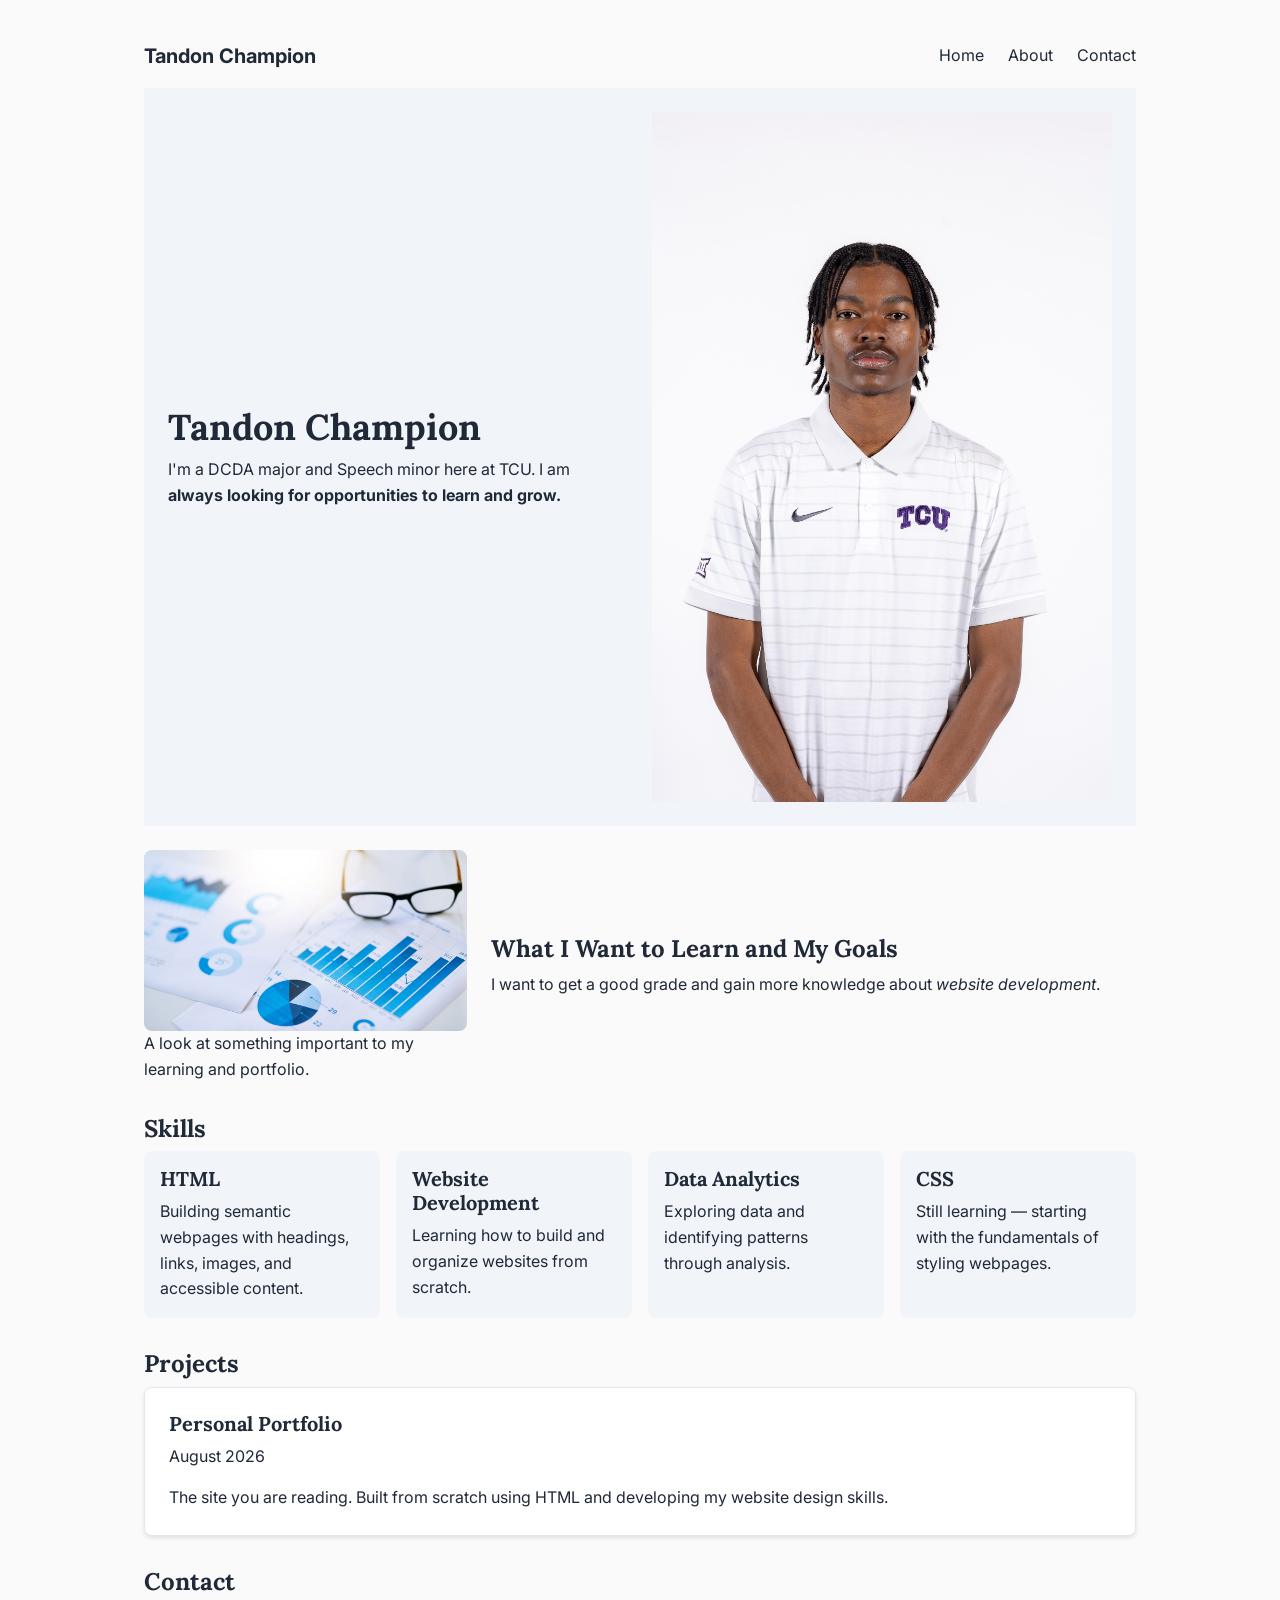
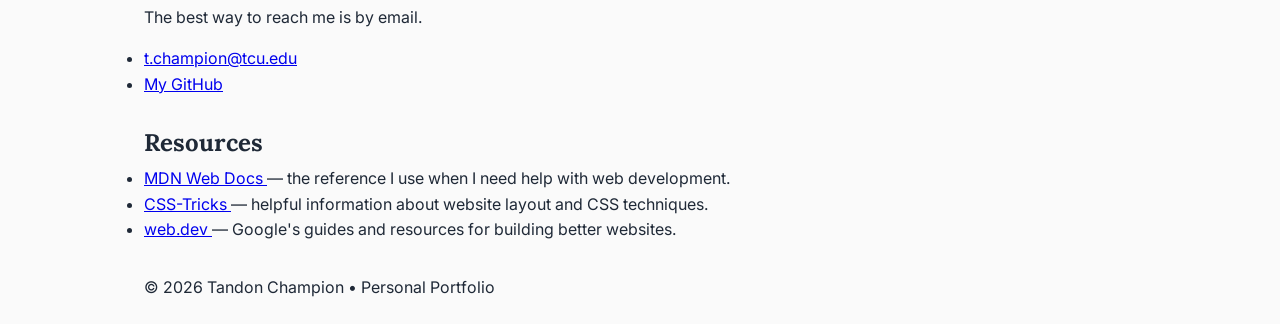
<file: index.html>
<!DOCTYPE html>
<html lang="en">
<head>
    <meta charset="UTF-8">
    <meta name="viewport" content="width=device-width, initial-scale=1.0">
    <title>Portfolio Home</title>
    <link rel="stylesheet" href="css/styles.css">

</head>
<body>
  <nav class="nav-container">
    <a href="index.html" class="logo">Tandon Champion</a>

    <div class="nav-links">
        <a href="index.html">Home</a>
        <a href="about.html">About</a>
        <a href="index.html#contact">Contact</a>
    </div>
</nav>
    <header>

        <div class="header-text">
        <h1>Tandon Champion</h1>

        <p>
            I'm a DCDA major and Speech minor here at TCU.
            I am <strong>always looking for opportunities to learn and grow.</strong>
        </p>
</div>

<div class="header-pic">
        <img src="images/IMG_5441.JPG" alt="Portrait ">
    </div>
      
    </header>


    <main>

        <!-- About section -->
 <section class="about">
     <div class="about-image">
         <figure> 
            <img 
            src="images/data-analytics-pic.jpg" 
            alt="Data analytics visualization">
            

                <figcaption>
                    A look at something important to my learning and portfolio.
                </figcaption>
            </figure>
            </div>
        <div class="about-text">
            <h2 id="about">What I Want to Learn and My Goals</h2>
            <p>
              I want to get a good grade and gain more knowledge about
               <em>website development</em>.  
            </p>

        </div>    
        </section>


        <!-- Skills section -->
        <section id="skills">
            <h2>Skills</h2>

            <ul class="skills-grid">

                <li class="skill-card">
                    <h3>HTML</h3>
                    <p>
                        Building semantic webpages with headings, links,
                        images, and accessible content.
                    </p>
                </li>

                <li class="skill-card">
                    <h3>Website Development</h3>
                    <p>
                        Learning how to build and organize websites from scratch.
                    </p>
                </li>

                <li class="skill-card">
                    <h3>Data Analytics</h3>
                    <p>
                        Exploring data and identifying patterns through analysis.
                    </p>
                </li>

                <li class="skill-card">
                    <h3>CSS</h3>
                    <p>
                        Still learning — starting with the fundamentals of styling webpages.
                    </p>
                </li>

            </ul>
        </section>


        <!-- Projects section -->
        <section id="projects">
            <h2>Projects</h2>

            <ul class="project-list">

                <li class="project-card featured">
                    <h3>Personal Portfolio</h3>

                    <p>
                        <time datetime="2026-08">August 2026</time>
                    </p>

                    <p>
                        The site you are reading. Built from scratch using HTML
                        and developing my website design skills.
                    </p>
                </li>

            </ul>
        </section>


        <!-- Contact section -->
        <section id="contact">
            <h2>Contact</h2>

            <p>
                The best way to reach me is by email.
            </p>

            <ul>
                <li>
                    <a href="mailto:t.champion@tcu.edu">
                        t.champion@tcu.edu
                    </a>
                </li>

                <li>
                    <a
                        href="https://github.com/tttttandon/portfolio-tandon"
                        target="_blank"
                        rel="noopener">
                        My GitHub
                    </a>
                </li>
            </ul>
        </section>


        <!-- Resources section -->
       <aside id="resources">
            <h2>Resources</h2>

            <ul>
                <li>
                    <a href="https://developer.mozilla.org/">
                        MDN Web Docs
                    </a>
                    — the reference I use when I need help with web development.
                </li>

                <li>
                    <a href="https://css-tricks.com/">
                        CSS-Tricks
                    </a>
                    — helpful information about website layout and CSS techniques.
                </li>

                <li>
                    <a href="https://web.dev/">
                        web.dev
                    </a>
                    — Google's guides and resources for building better websites.
                </li>
            </ul>
        </aside>

    </main>


    <footer>
        <p>&copy; 2026 Tandon Champion • Personal Portfolio</p>
    </footer>

</body>

</html>
</file>
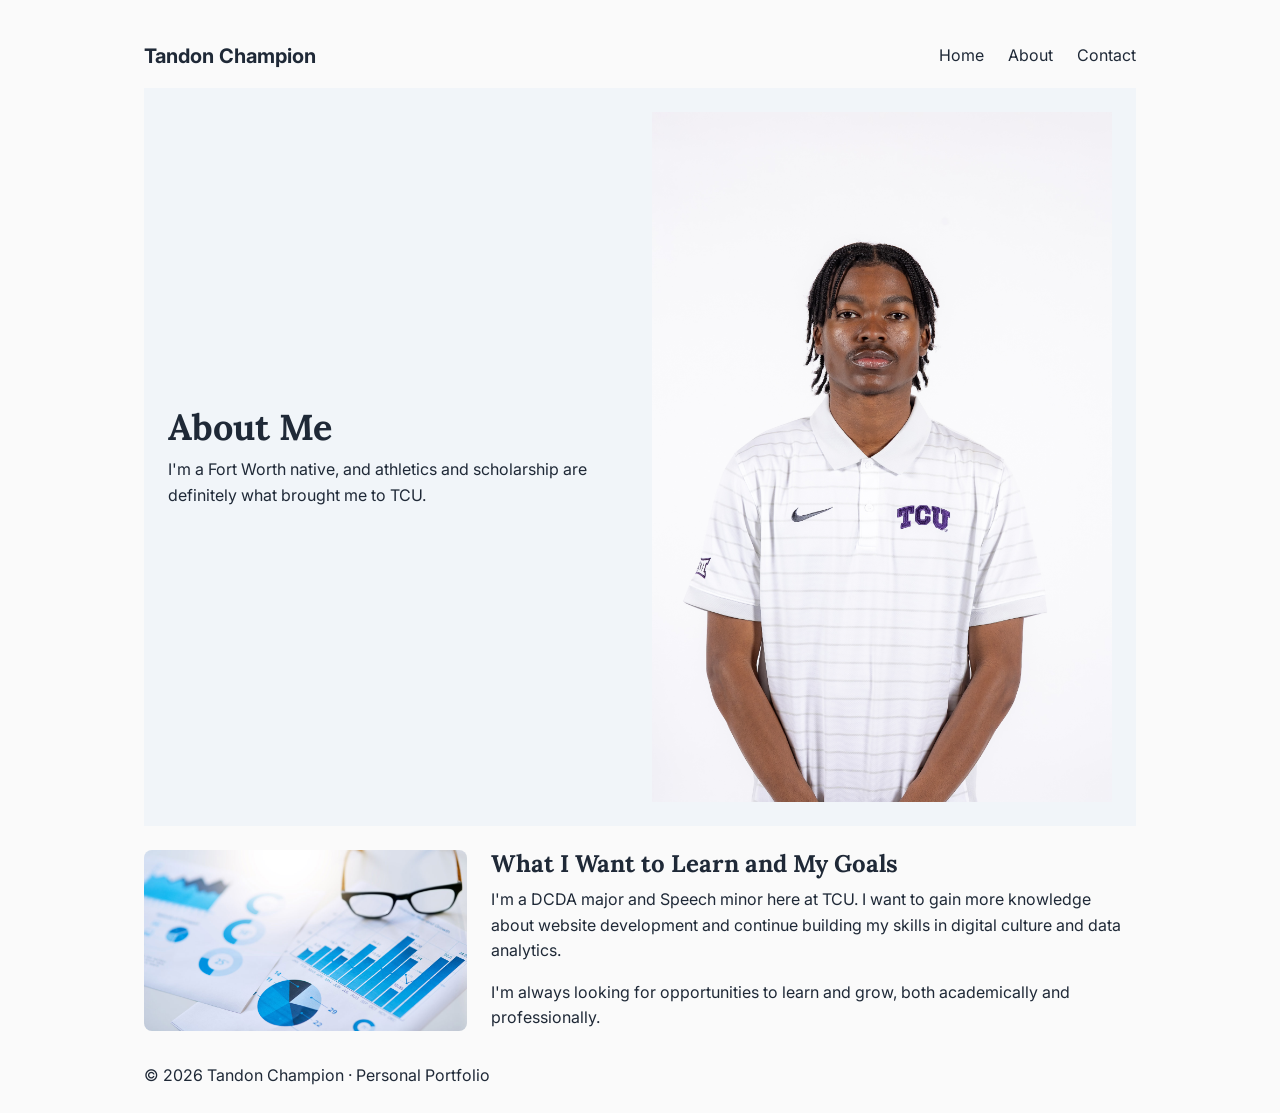
<file: about.html>
<!DOCTYPE html>
<html lang="en">
<head>
    <meta charset="UTF-8">
    <meta name="viewport" content="width=device-width, initial-scale=1.0">
    <title>About Me</title>
    <link rel="stylesheet" href="css/styles.css">
</head>
<body>

    <nav class="nav-container">
    <a href="index.html" class="logo">Tandon Champion</a>

    <div class="nav-links">
        <a href="index.html">Home</a>
        <a href="about.html">About</a>
        <a href="index.html#contact">Contact</a>
    </div>
</nav>

    <header>
        <div class="header-text"> 
            <h1>About Me</h1>
             <p> I'm a Fort Worth native, and athletics and scholarship 
                are definitely what brought me to TCU.
            </p> 
            </div>
        <div class="header-pic">
                 <img 
                 src="images/IMG_5441.JPG" alt="picture of tandon" >
                 </div> 
                </header>
<main>
     <section class="about" id="about">
         <div class="about-image">
             <figure> 
                <img 
                src="images/data-analytics-pic.jpg" alt="Data analytics visualization" >
             </figure>
             </div>
              <div class="about-text">
                 <h2>What I Want to Learn and My Goals</h2>
                  <p> I'm a DCDA major and Speech minor here at TCU. I want to gain more knowledge about
                     website development and continue building my skills in digital culture and data analytics. </p>
                      <p> I'm always looking for opportunities to learn and grow,
                         both academically and professionally.
                         </p>
                         </div>
                         </section>
                         </main>
    <footer>
        <p>&copy; 2026 Tandon Champion · Personal Portfolio</p>
    </footer>

</body>
</html>
</file>
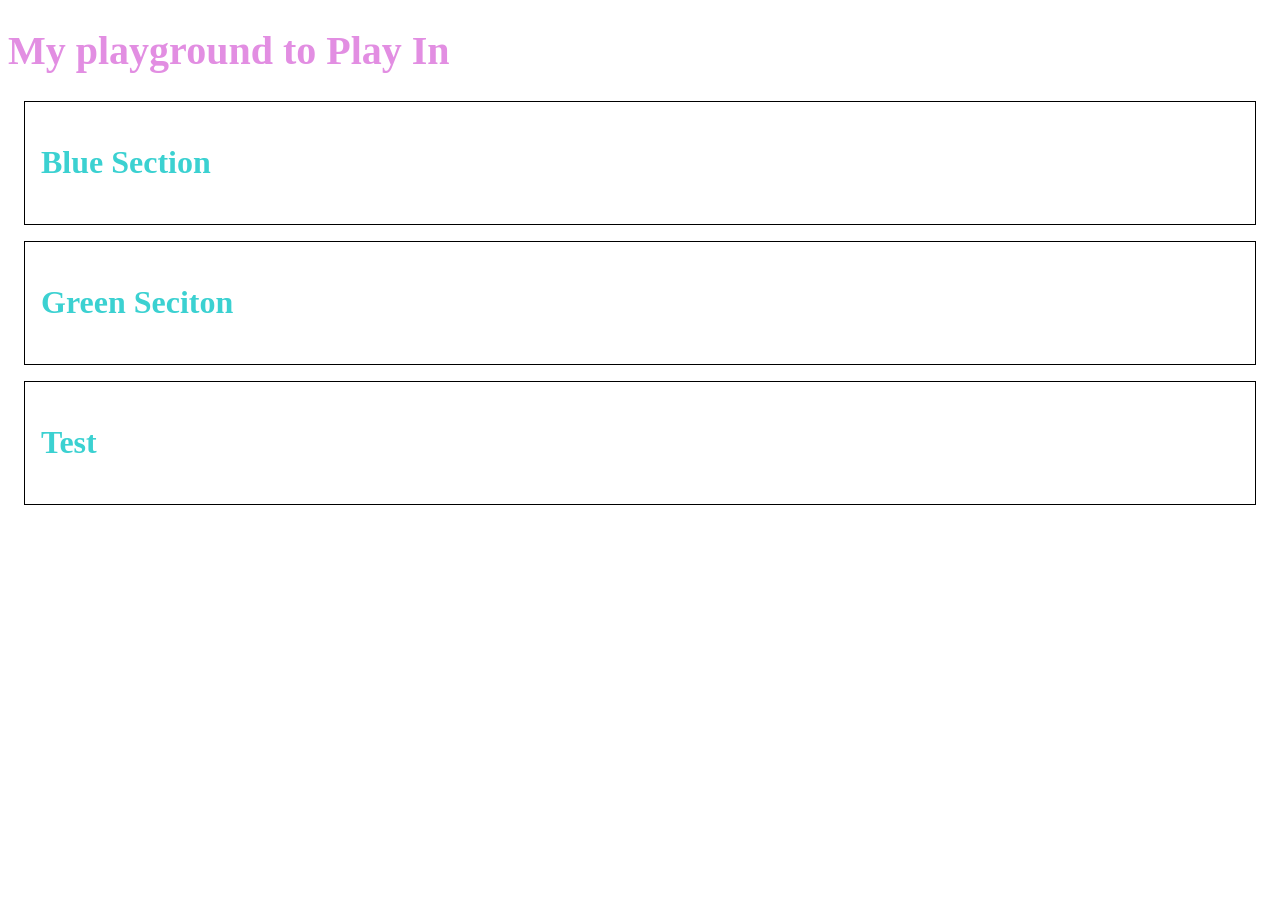
<file: sandbox.html>
<!DOCTYPE html>
<html lang="en">
<head>
    <meta charset="UTF-8">
    <meta name="viewport" content="width=device-width, initial-scale=1.0">
    <title>Document</title>


    <!-- Inline CSS for learning purposes -->
    <style> 

    h1 {

color: rgb(226, 142, 226);
font-family: 'Times New Roman', Times, serif;
font-size: 2.5rem;


    }

h2 {


    color:rgb(59, 209, 209);
    font-family: 'Times New Roman', Times, serif;
    font-size: 2rem;

}

    blue {
        background-color: black;
        color: aliceblue;
        padding: 1rem;
    }
    section {
        border: 1px solid black;
        margin: 1rem;
        padding: 1rem;
    }






    </style>


</head>
<body>
          <main>  

            <h1>My playground to Play In</h1>
            <section id="blue">  
                <h2>Blue Section</h2>
            </section>

            <section id="green">

                <h2>Green Seciton</h2>
            </section>

            <section>   
                <h2>Test</h2>
            </section>











          </main>










</body>
</html>
</file>
<file: css/styles.css>
@import url('https://fonts.googleapis.com/css2?family=Inter:wght@400;600&family=Lora:wght@400;700&display=swap');
/* ==========================
   1. RESET
   ========================== */
*,
*::before,
*::after {
    box-sizing: border-box;
    margin: 0;
    padding: 0;
}

img {
    max-width: 100%;
    height: auto;
    display: block;
}
/* ==========================
   2. DESIGN TOKENS
   ========================== */
:root {
    /* Color */
    --color-bg: #fafafa;
    --color-surface: #ffffff;
    --color-text: #1f2937;
    --color-muted: #6b7280;
    --color-accent: #4338ca;
    --color-surface-alt: #f1f5f9;

    /* Spacing — a modular scale */
    --space-sm: 0.5rem;
    --space-md: 1rem;
    --space-lg: 1.5rem;
    --space-xl: 2rem;

    /* Typography */
    --font-stack: 'Inter', system-ui, -apple-system, sans-serif;
    --font-serif: 'Lora', Georgia, serif;
    --text-base: 1rem;
    --text-h3: 1.25rem;
    --text-h2: 1.5rem;
    --text-h1: 2.25rem;
    --leading-body: 1.6;
    --leading-heading: 1.2;

    /* Layout */
    --page-width: 64rem;
    --reading-width: 70ch;
    --radius-md: 8px;


    /* ...more tokens... */
    --color-border: #e5e7eb;
    --shadow-sm: 0 2px 4px rgba(0, 0, 0, 0.1);
}
/* ==========================
   3. BASE ELEMENT STYLES
   ========================== */
body {
    background-color: var(--color-bg);
    color: var(--color-text);
    font-size: var(--text-base);
    line-height: var(--leading-body);
    font-family: var(--font-stack);
}

h1 {
    font-size: var(--text-h1);
}

h2 {
    font-size: var(--text-h2);
}

h3 {
    font-size: var(--text-h3);
}

h1, h2, h3 {
    font-family: var(--font-serif);
    line-height: var(--leading-heading);
}

h1, h2, h3 {
     margin-bottom: var(--space-sm);
     } 

     p { 
        margin-bottom: var(--space-md);
     } 
     p:last-child { 
        margin-bottom: 0;
     } 

     a:focus-visible {
    outline: 2px solid var(--color-accent);
    outline-offset: 2px;
}


    /* ==========================
   4. LAYOUT
   Breakpoints used in this file:
     768px  — tablet and larger
   (CSS variables cannot be used inside @media conditions,
    so breakpoints are documented here instead of tokenized.)
   ========================== */
    body {
        max-width: var(--page-width);
        margin: 0 auto;
        padding: var(--space-lg) var(--space-md);
         } 
    header {
        display: flex;
        align-items: center; 
        gap: var(--space-lg);
        padding: var(--space-lg); 
        background-color: var(--color-surface-alt);
        margin-bottom: var(--space-lg);
        flex-wrap: wrap;
        } .header-text { 
        flex: 1;
        min-width: 16rem; 
        } .header-pic { flex: 1;
        background-color: var(--color-surface);
        min-height: 18rem;
        border-radius: var(--radius-md);
        display: flex;
        align-items: center;
        justify-content: center;
        color: var(--color-muted);
        min-width: 16rem;
        } 
                     
        nav { 
            padding: var(--space-md) 0;
             } 
        nav a {
        color: var(--color-text);
        text-decoration: none;
        transition: color 0.2s;
}
                    
                    nav a:hover { color: var(--color-accent); 
                    } 

.skills-grid {
    list-style: none;
    padding-left: 0;
    display: grid;
    grid-template-columns: repeat(auto-fit, minmax(12rem, 1fr));
    gap: var(--space-md);
}

.skill-card {
   
    padding: var(--space-md);
    background-color: var(--color-surface-alt);
    border-radius: var(--radius-md);
}
.about {
    display: flex;
    flex-wrap: wrap;
    align-items: center;
    gap: var(--space-lg);
}
.about-image { flex: 1; min-width: 16rem; }
.about-image img { width: 100%; border-radius: var(--radius-md); }
.about-text { flex: 2; min-width: 16rem; max-width: var(--reading-width); }

.project-list {
    list-style: none;
    padding-left: 0;
    display: grid;
    grid-template-columns: 1fr;
    gap: var(--space-lg);
}

@media (min-width: 768px) {
    .project-list {
        grid-template-columns: 1fr 1fr;
    }

    .project-card.featured {
        grid-column: span 2;
    }
}

.project-card {
    padding: var(--space-lg);
    background-color: var(--color-surface);
    border: 1px solid var(--color-border);
    border-radius: var(--radius-md);
    box-shadow: var(--shadow-sm);
}

.nav-container {
    display: flex;
    justify-content: space-between;
    align-items: center;
    flex-wrap: wrap;
    gap: var(--space-md);
}

.nav-links {
    display: flex;
    gap: var(--space-lg);
}

.logo {
    font-size: var(--text-h3);
    font-weight: bold;
    color: var(--color-text);
    text-decoration: none;
}

                    
                    section, 
                    aside {
                         margin-bottom: var(--space-xl);
                         }
</file>
